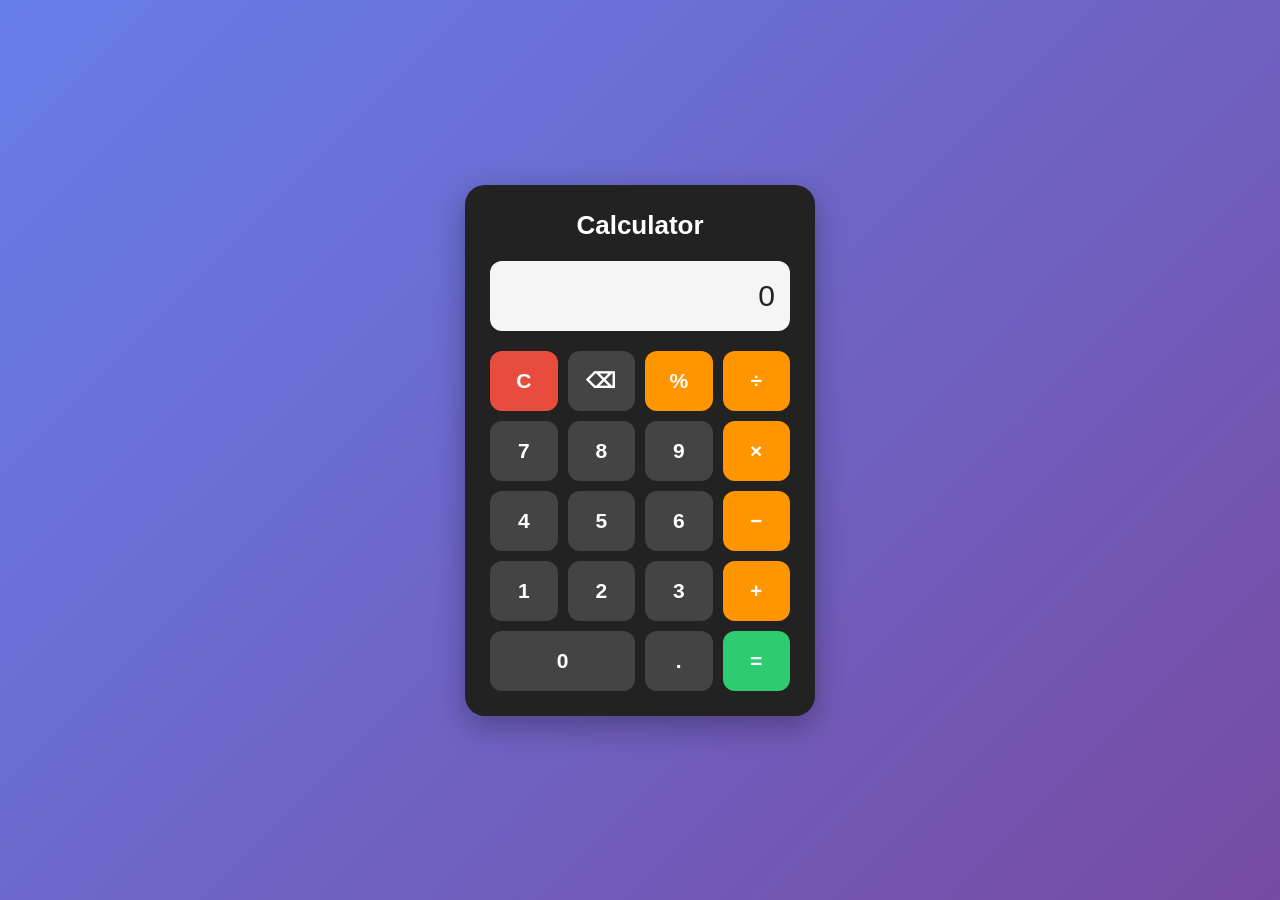
<file: calculator_assignment_7/index.html>
<!DOCTYPE html>

<html lang="en">
<head>
    <meta charset="UTF-8">
    <meta name="viewport" content="width=device-width, initial-scale=1.0">
    <title>Interactive Calculator</title>


<!-- Link external CSS file -->
<link rel="stylesheet" href="style.css">


</head>

<body>


<!-- Calculator Container -->
<div class="calculator">

    <!-- Calculator Title -->
    <h1>Calculator</h1>

    <!-- Display Screen -->
    <input type="text" id="display" value="0" readonly>

    <!-- Calculator Buttons -->
    <div class="buttons">

        <!-- First Row -->
        <button class="clear" onclick="clearDisplay()">C</button>
        <button onclick="deleteLast()">⌫</button>
        <button class="operator" onclick="chooseOperator('%')">%</button>
        <button class="operator" onclick="chooseOperator('/')">÷</button>

        <!-- Second Row -->
        <button onclick="appendNumber('7')">7</button>
        <button onclick="appendNumber('8')">8</button>
        <button onclick="appendNumber('9')">9</button>
        <button class="operator" onclick="chooseOperator('*')">×</button>

        <!-- Third Row -->
        <button onclick="appendNumber('4')">4</button>
        <button onclick="appendNumber('5')">5</button>
        <button onclick="appendNumber('6')">6</button>
        <button class="operator" onclick="chooseOperator('-')">−</button>

        <!-- Fourth Row -->
        <button onclick="appendNumber('1')">1</button>
        <button onclick="appendNumber('2')">2</button>
        <button onclick="appendNumber('3')">3</button>
        <button class="operator" onclick="chooseOperator('+')">+</button>

        <!-- Fifth Row -->
        <button class="zero" onclick="appendNumber('0')">0</button>
        <button onclick="appendNumber('.')">.</button>
        <button class="equal" onclick="calculate()">=</button>

    </div>
</div>

<!-- Link external JavaScript file -->
<script src="script.js"></script>


</body>
</html>
</file>
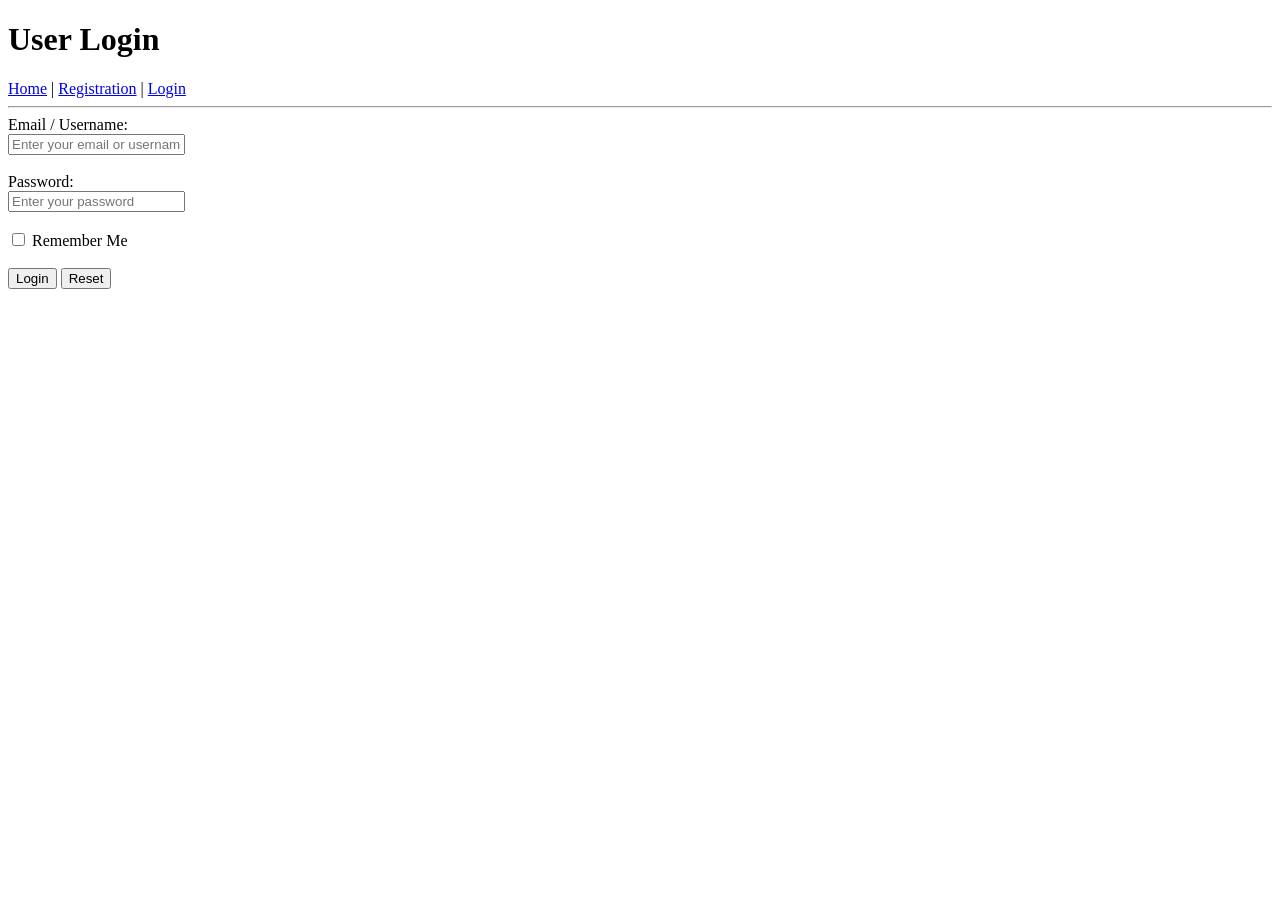
<file: assignment_6/login.html>
<!DOCTYPE html>
<html lang="en">

<head>
    <meta charset="UTF-8">
    <meta name="viewport" content="width=device-width, initial-scale=1.0">
    <title>Login Form</title>
</head>

<body>

    <!-- Page Heading -->
    <h1>User Login</h1>

    <!-- Navigation Menu -->
    <nav>
        <a href="index.html">Home</a> |
        <a href="registration.html">Registration</a> |
        <a href="login.html">Login</a>
    </nav>

    <hr>

    <!-- Login Form -->
    <form>

        <!-- Email / Username -->
        <label for="username">Email / Username:</label><br>

        <input type="text"
               id="username"
               name="username"
               placeholder="Enter your email or username"
               required>

        <br><br>

        <!-- Password -->
        <label for="password">Password:</label><br>

        <input type="password"
               id="password"
               name="password"
               placeholder="Enter your password"
               required>

        <br><br>

        <!-- Remember Me -->
        <input type="checkbox"
               id="remember"
               name="remember">

        <label for="remember">Remember Me</label>

        <br><br>

        <!-- Form Buttons -->
        <input type="submit" value="Login">

        <input type="reset" value="Reset">

    </form>

</body>

</html>
</file>
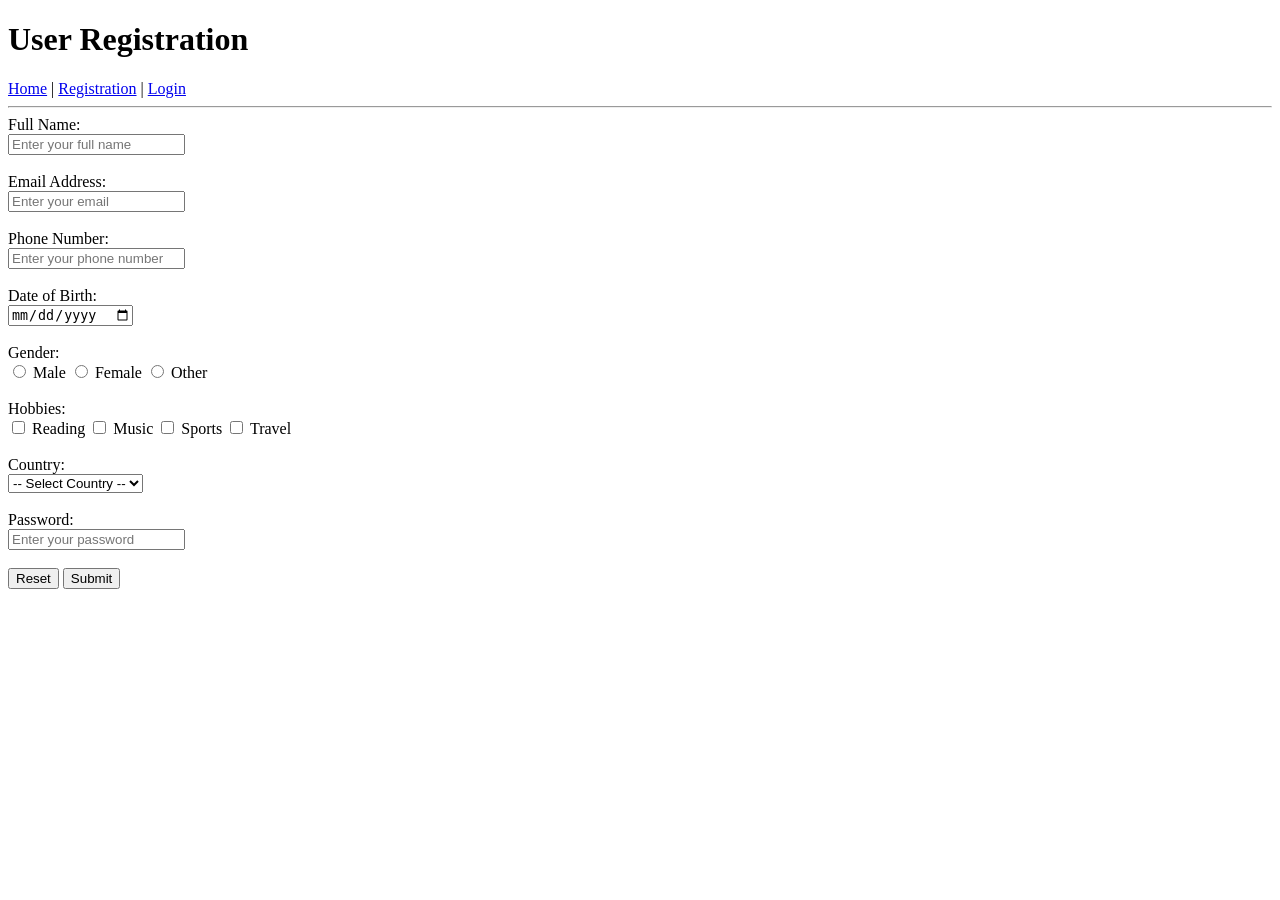
<file: assignment_6/registration.html>
<!DOCTYPE html>
<html lang="en">

<head>
    <meta charset="UTF-8">
    <meta name="viewport" content="width=device-width, initial-scale=1.0">
    <title>Registration Form</title>
</head>

<body>

    <!-- Page Heading -->
    <h1>User Registration</h1>

    <!-- Navigation Menu -->
    <nav>
        <a href="index.html">Home</a> |
        <a href="registration.html">Registration</a> |
        <a href="login.html">Login</a>
    </nav>

    <hr>

    <!-- Registration Form -->
    <form>

        <!-- Full Name -->
        <label for="fullname">Full Name:</label><br>
        <input type="text"
               id="fullname"
               name="fullname"
               placeholder="Enter your full name"
               required>
        <br><br>

        <!-- Email Address -->
        <label for="email">Email Address:</label><br>
        <input type="email"
               id="email"
               name="email"
               placeholder="Enter your email"
               required>
        <br><br>

        <!-- Phone Number -->
        <label for="phone">Phone Number:</label><br>
        <input type="tel"
               id="phone"
               name="phone"
               placeholder="Enter your phone number"
               required>
        <br><br>

        <!-- Date of Birth -->
        <label for="dob">Date of Birth:</label><br>
        <input type="date"
               id="dob"
               name="dob"
               required>
        <br><br>

        <!-- Gender -->
        <label>Gender:</label><br>

        <input type="radio"
               id="male"
               name="gender"
               value="Male">
        <label for="male">Male</label>

        <input type="radio"
               id="female"
               name="gender"
               value="Female">
        <label for="female">Female</label>

        <input type="radio"
               id="other"
               name="gender"
               value="Other">
        <label for="other">Other</label>

        <br><br>

        <!-- Hobbies -->
        <label>Hobbies:</label><br>

        <input type="checkbox"
               id="reading"
               name="hobbies"
               value="Reading">
        <label for="reading">Reading</label>

        <input type="checkbox"
               id="music"
               name="hobbies"
               value="Music">
        <label for="music">Music</label>

        <input type="checkbox"
               id="sports"
               name="hobbies"
               value="Sports">
        <label for="sports">Sports</label>

        <input type="checkbox"
               id="travel"
               name="hobbies"
               value="Travel">
        <label for="travel">Travel</label>

        <br><br>

        <!-- Country Dropdown -->
        <label for="country">Country:</label><br>

        <select id="country" name="country" required>
            <option value="">-- Select Country --</option>
            <option value="India">India</option>
            <option value="USA">USA</option>
            <option value="UK">United Kingdom</option>
            <option value="Canada">Canada</option>
            <option value="Australia">Australia</option>
        </select>

        <br><br>

        <!-- Password -->
        <label for="password">Password:</label><br>

        <input type="password"
               id="password"
               name="password"
               placeholder="Enter your password"
               required>

        <br><br>

        <!-- Form Buttons -->
        <input type="reset" value="Reset">

        <input type="submit" value="Submit">

    </form>

</body>

</html>
</file>
<file: calculator_assignment_7/style.css>
/* ------------------------------
General Page Styling
------------------------------ */

* {
  margin: 0;
  padding: 0;
  box-sizing: border-box;
  font-family: Arial, sans-serif;
  }

body {
min-height: 100vh;


/* Center calculator */
display: flex;
justify-content: center;
align-items: center;

/* Page background */
background: linear-gradient(135deg, #667eea, #764ba2);


}

/* ------------------------------
Calculator Container
------------------------------ */

.calculator {
width: 350px;
padding: 25px;


background-color: #222;
border-radius: 20px;

box-shadow: 0 10px 30px rgba(0, 0, 0, 0.3);


}

/* ------------------------------
Calculator Heading
------------------------------ */

.calculator h1 {
margin-bottom: 20px;


color: white;
text-align: center;
font-size: 26px;


}

/* ------------------------------
Display Screen
------------------------------ */

#display {
width: 100%;
height: 70px;


margin-bottom: 20px;
padding: 10px 15px;

border: none;
border-radius: 12px;

background-color: #f5f5f5;
color: #222;

font-size: 30px;
text-align: right;

outline: none;


}

/* ------------------------------
Button Grid
------------------------------ */

.buttons {
display: grid;


grid-template-columns: repeat(4, 1fr);

gap: 10px;


}

/* ------------------------------
General Button Styling
------------------------------ */

button {
height: 60px;


border: none;
border-radius: 12px;

background-color: #444;
color: white;

font-size: 21px;
font-weight: bold;

cursor: pointer;

transition: 0.2s;


}

/* ------------------------------
Button Hover Effect
------------------------------ */

button:hover {
background-color: #666;
transform: scale(1.05);
}

/* ------------------------------
Button Click Effect
------------------------------ */

button:active {
transform: scale(0.95);
}

/* ------------------------------
Operator Buttons
------------------------------ */

.operator {
background-color: #ff9500;
}

.operator:hover {
background-color: #e68600;
}

/* ------------------------------
Clear Button
------------------------------ */

.clear {
background-color: #e74c3c;
}

.clear:hover {
background-color: #c0392b;
}

/* ------------------------------
Equal Button
------------------------------ */

.equal {
background-color: #2ecc71;
}

.equal:hover {
background-color: #27ae60;
}

/* ------------------------------
Zero Button
------------------------------ */

.zero {
grid-column: span 2;
}
</file>
